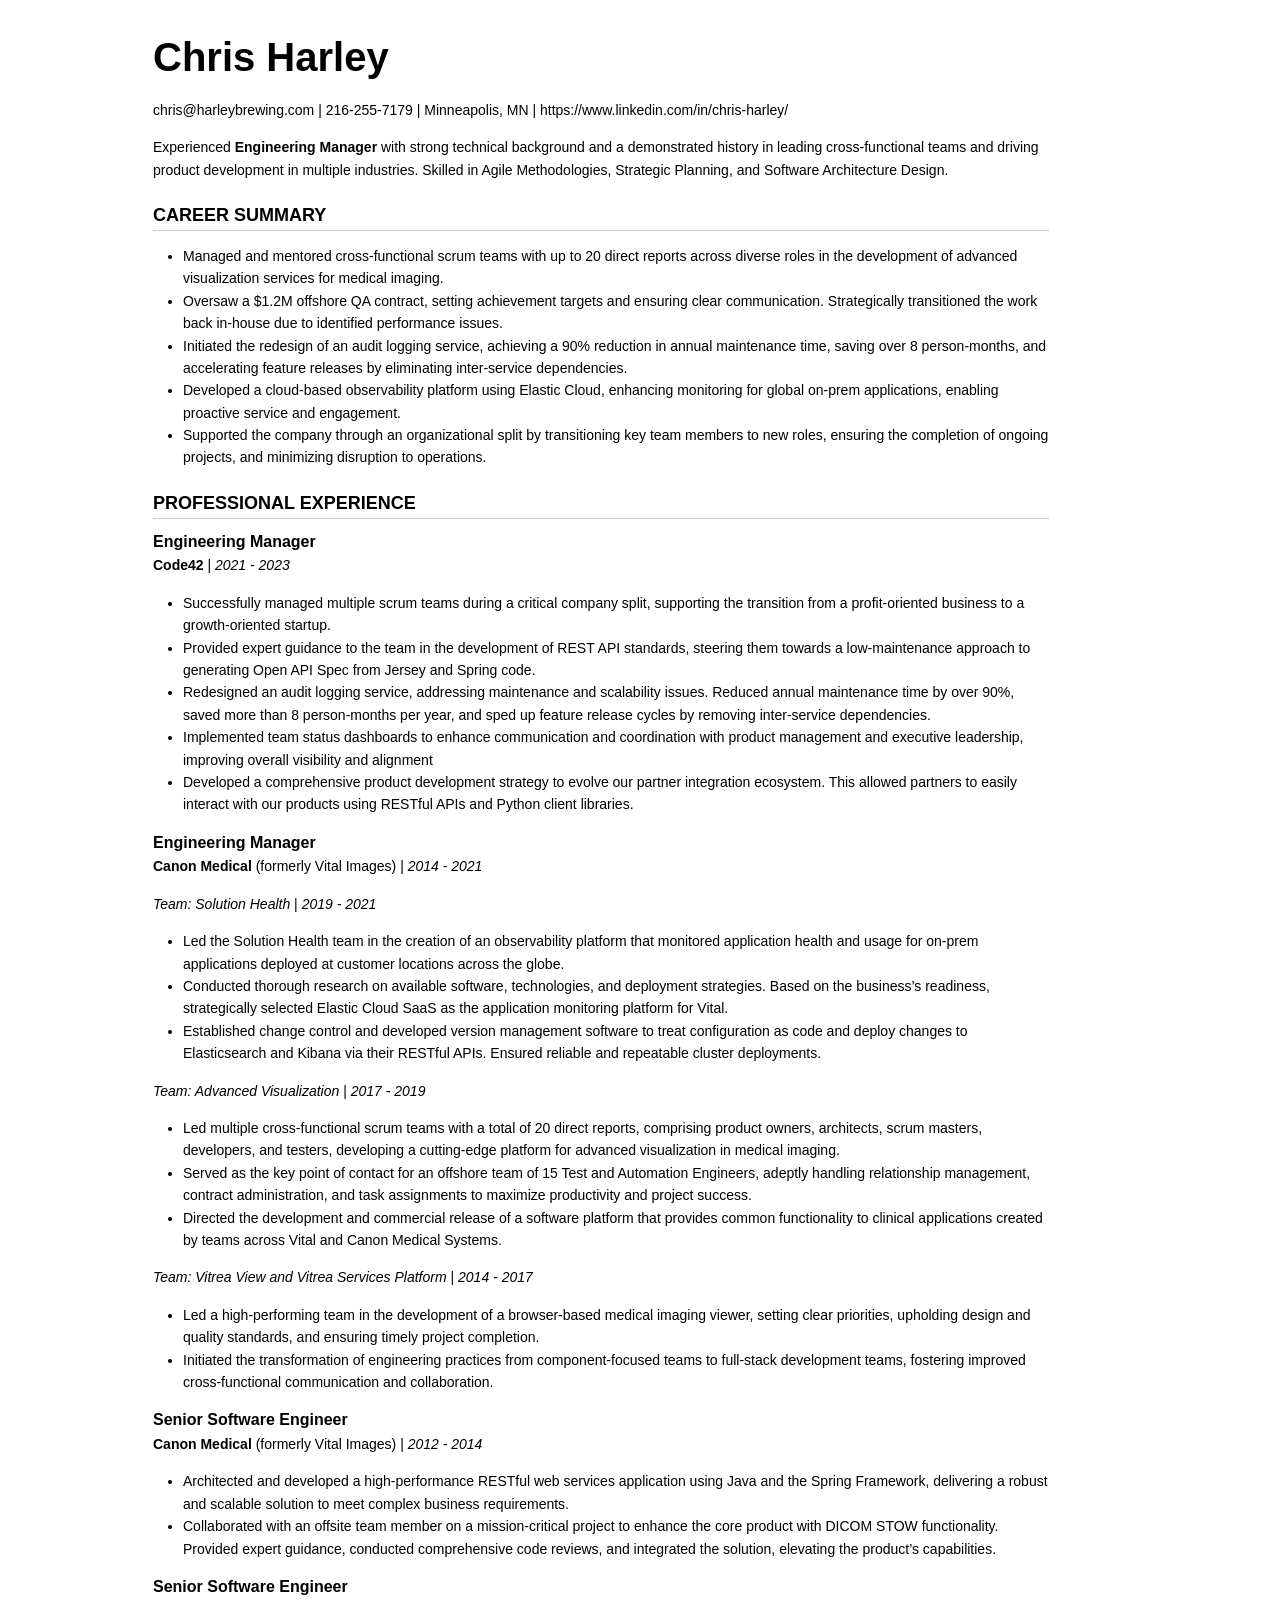
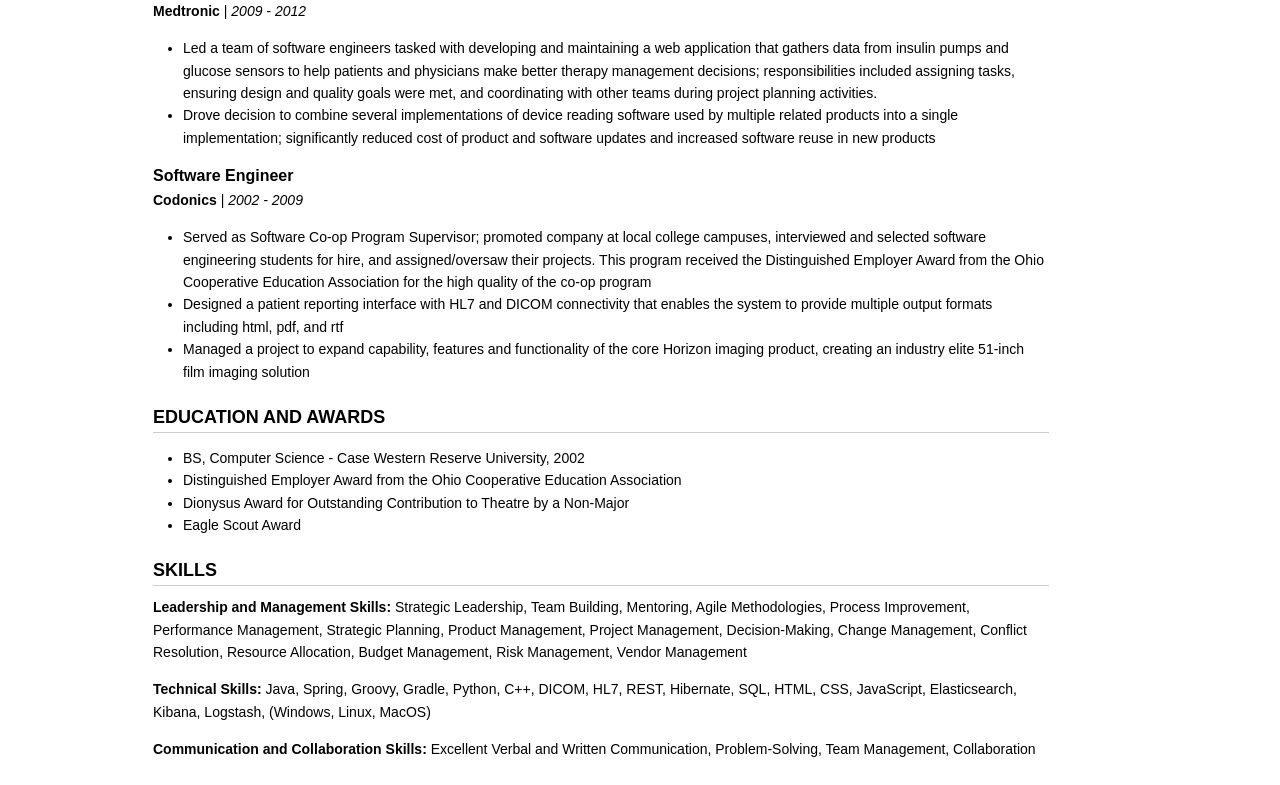
<file: index.html>
<!DOCTYPE html>
<html xmlns="http://www.w3.org/1999/xhtml" lang="" xml:lang="">
<head>
  <meta charset="utf-8" />
  <meta name="generator" content="pandoc" />
  <meta name="viewport" content="width=device-width, initial-scale=1.0, user-scalable=yes" />
  <title>chris-harley-resume</title>
  <style>
    code{white-space: pre-wrap;}
    span.smallcaps{font-variant: small-caps;}
    div.columns{display: flex; gap: min(4vw, 1.5em);}
    div.column{flex: auto; overflow-x: auto;}
    div.hanging-indent{margin-left: 1.5em; text-indent: -1.5em;}
    /* The extra [class] is a hack that increases specificity enough to
       override a similar rule in reveal.js */
    ul.task-list[class]{list-style: none;}
    ul.task-list li input[type="checkbox"] {
      font-size: inherit;
      width: 0.8em;
      margin: 0 0.8em 0.2em -1.6em;
      vertical-align: middle;
    }
    .display.math{display: block; text-align: center; margin: 0.5rem auto;}
  </style>
  <link rel="stylesheet" href="css/resume-stylesheet.css" />
  <!--[if lt IE 9]>
    <script src="//cdnjs.cloudflare.com/ajax/libs/html5shiv/3.7.3/html5shiv-printshiv.min.js"></script>
  <![endif]-->
</head>
<body>
<h1 id="chris-harley">Chris Harley</h1>
<p>chris@harleybrewing.com | 216-255-7179 | Minneapolis, MN |
https://www.linkedin.com/in/chris-harley/</p>
<p>Experienced <strong>Engineering Manager</strong> with strong
technical background and a demonstrated history in leading
cross-functional teams and driving product development in multiple
industries. Skilled in Agile Methodologies, Strategic Planning, and
Software Architecture Design.</p>
<h2 id="career-summary">CAREER SUMMARY</h2>
<ul>
<li>Managed and mentored cross-functional scrum teams with up to 20
direct reports across diverse roles in the development of advanced
visualization services for medical imaging.</li>
<li>Oversaw a $1.2M offshore QA contract, setting achievement targets
and ensuring clear communication. Strategically transitioned the work
back in-house due to identified performance issues.</li>
<li>Initiated the redesign of an audit logging service, achieving a 90%
reduction in annual maintenance time, saving over 8 person-months, and
accelerating feature releases by eliminating inter-service
dependencies.</li>
<li>Developed a cloud-based observability platform using Elastic Cloud,
enhancing monitoring for global on-prem applications, enabling proactive
service and engagement.</li>
<li>Supported the company through an organizational split by
transitioning key team members to new roles, ensuring the completion of
ongoing projects, and minimizing disruption to operations.</li>
</ul>
<h2 id="professional-experience">PROFESSIONAL EXPERIENCE</h2>
<h3 id="engineering-manager">Engineering Manager</h3>
<p><strong>Code42</strong> | <em>2021 - 2023</em></p>
<ul>
<li>Successfully managed multiple scrum teams during a critical company
split, supporting the transition from a profit-oriented business to a
growth-oriented startup.</li>
<li>Provided expert guidance to the team in the development of REST API
standards, steering them towards a low-maintenance approach to
generating Open API Spec from Jersey and Spring code.</li>
<li>Redesigned an audit logging service, addressing maintenance and
scalability issues. Reduced annual maintenance time by over 90%, saved
more than 8 person-months per year, and sped up feature release cycles
by removing inter-service dependencies.</li>
<li>Implemented team status dashboards to enhance communication and
coordination with product management and executive leadership, improving
overall visibility and alignment</li>
<li>Developed a comprehensive product development strategy to evolve our
partner integration ecosystem. This allowed partners to easily interact
with our products using RESTful APIs and Python client libraries.</li>
</ul>
<h3 id="engineering-manager-1">Engineering Manager</h3>
<p><strong>Canon Medical</strong> (formerly Vital Images) | <em>2014 -
2021</em></p>
<p><em>Team: Solution Health</em> | <em>2019 - 2021</em></p>
<ul>
<li>Led the Solution Health team in the creation of an observability
platform that monitored application health and usage for on-prem
applications deployed at customer locations across the globe.</li>
<li>Conducted thorough research on available software, technologies, and
deployment strategies. Based on the business’s readiness, strategically
selected Elastic Cloud SaaS as the application monitoring platform for
Vital.</li>
<li>Established change control and developed version management software
to treat configuration as code and deploy changes to Elasticsearch and
Kibana via their RESTful APIs. Ensured reliable and repeatable cluster
deployments.</li>
</ul>
<p><em>Team: Advanced Visualization</em> | <em>2017 - 2019</em></p>
<ul>
<li>Led multiple cross-functional scrum teams with a total of 20 direct
reports, comprising product owners, architects, scrum masters,
developers, and testers, developing a cutting-edge platform for advanced
visualization in medical imaging.</li>
<li>Served as the key point of contact for an offshore team of 15 Test
and Automation Engineers, adeptly handling relationship management,
contract administration, and task assignments to maximize productivity
and project success.</li>
<li>Directed the development and commercial release of a software
platform that provides common functionality to clinical applications
created by teams across Vital and Canon Medical Systems.</li>
</ul>
<p><em>Team: Vitrea View and Vitrea Services Platform</em> | <em>2014 -
2017</em></p>
<ul>
<li>Led a high-performing team in the development of a browser-based
medical imaging viewer, setting clear priorities, upholding design and
quality standards, and ensuring timely project completion.</li>
<li>Initiated the transformation of engineering practices from
component-focused teams to full-stack development teams, fostering
improved cross-functional communication and collaboration.</li>
</ul>
<h3 id="senior-software-engineer">Senior Software Engineer</h3>
<p><strong>Canon Medical</strong> (formerly Vital Images) | <em>2012 -
2014</em></p>
<ul>
<li>Architected and developed a high-performance RESTful web services
application using Java and the Spring Framework, delivering a robust and
scalable solution to meet complex business requirements.</li>
<li>Collaborated with an offsite team member on a mission-critical
project to enhance the core product with DICOM STOW functionality.
Provided expert guidance, conducted comprehensive code reviews, and
integrated the solution, elevating the product’s capabilities.</li>
</ul>
<h3 id="senior-software-engineer-1">Senior Software Engineer</h3>
<p><strong>Medtronic</strong> | <em>2009 - 2012</em></p>
<ul>
<li>Led a team of software engineers tasked with developing and
maintaining a web application that gathers data from insulin pumps and
glucose sensors to help patients and physicians make better therapy
management decisions; responsibilities included assigning tasks,
ensuring design and quality goals were met, and coordinating with other
teams during project planning activities.</li>
<li>Drove decision to combine several implementations of device reading
software used by multiple related products into a single implementation;
significantly reduced cost of product and software updates and increased
software reuse in new products</li>
</ul>
<h3 id="software-engineer">Software Engineer</h3>
<p><strong>Codonics</strong> | <em>2002 - 2009</em></p>
<ul>
<li>Served as Software Co-op Program Supervisor; promoted company at
local college campuses, interviewed and selected software engineering
students for hire, and assigned/oversaw their projects. This program
received the Distinguished Employer Award from the Ohio Cooperative
Education Association for the high quality of the co-op program</li>
<li>Designed a patient reporting interface with HL7 and DICOM
connectivity that enables the system to provide multiple output formats
including html, pdf, and rtf</li>
<li>Managed a project to expand capability, features and functionality
of the core Horizon imaging product, creating an industry elite 51-inch
film imaging solution</li>
</ul>
<h2 id="education-and-awards">EDUCATION AND AWARDS</h2>
<ul>
<li>BS, Computer Science - Case Western Reserve University, 2002</li>
<li>Distinguished Employer Award from the Ohio Cooperative Education
Association</li>
<li>Dionysus Award for Outstanding Contribution to Theatre by a
Non-Major</li>
<li>Eagle Scout Award</li>
</ul>
<h2 id="skills">SKILLS</h2>
<p><strong>Leadership and Management Skills:</strong> Strategic
Leadership, Team Building, Mentoring, Agile Methodologies, Process
Improvement, Performance Management, Strategic Planning, Product
Management, Project Management, Decision-Making, Change Management,
Conflict Resolution, Resource Allocation, Budget Management, Risk
Management, Vendor Management</p>
<p><strong>Technical Skills:</strong> Java, Spring, Groovy, Gradle,
Python, C++, DICOM, HL7, REST, Hibernate, SQL, HTML, CSS, JavaScript,
Elasticsearch, Kibana, Logstash, (Windows, Linux, MacOS)</p>
<p><strong>Communication and Collaboration Skills:</strong> Excellent
Verbal and Written Communication, Problem-Solving, Team Management,
Collaboration</p>
</body>
</html>
</file>
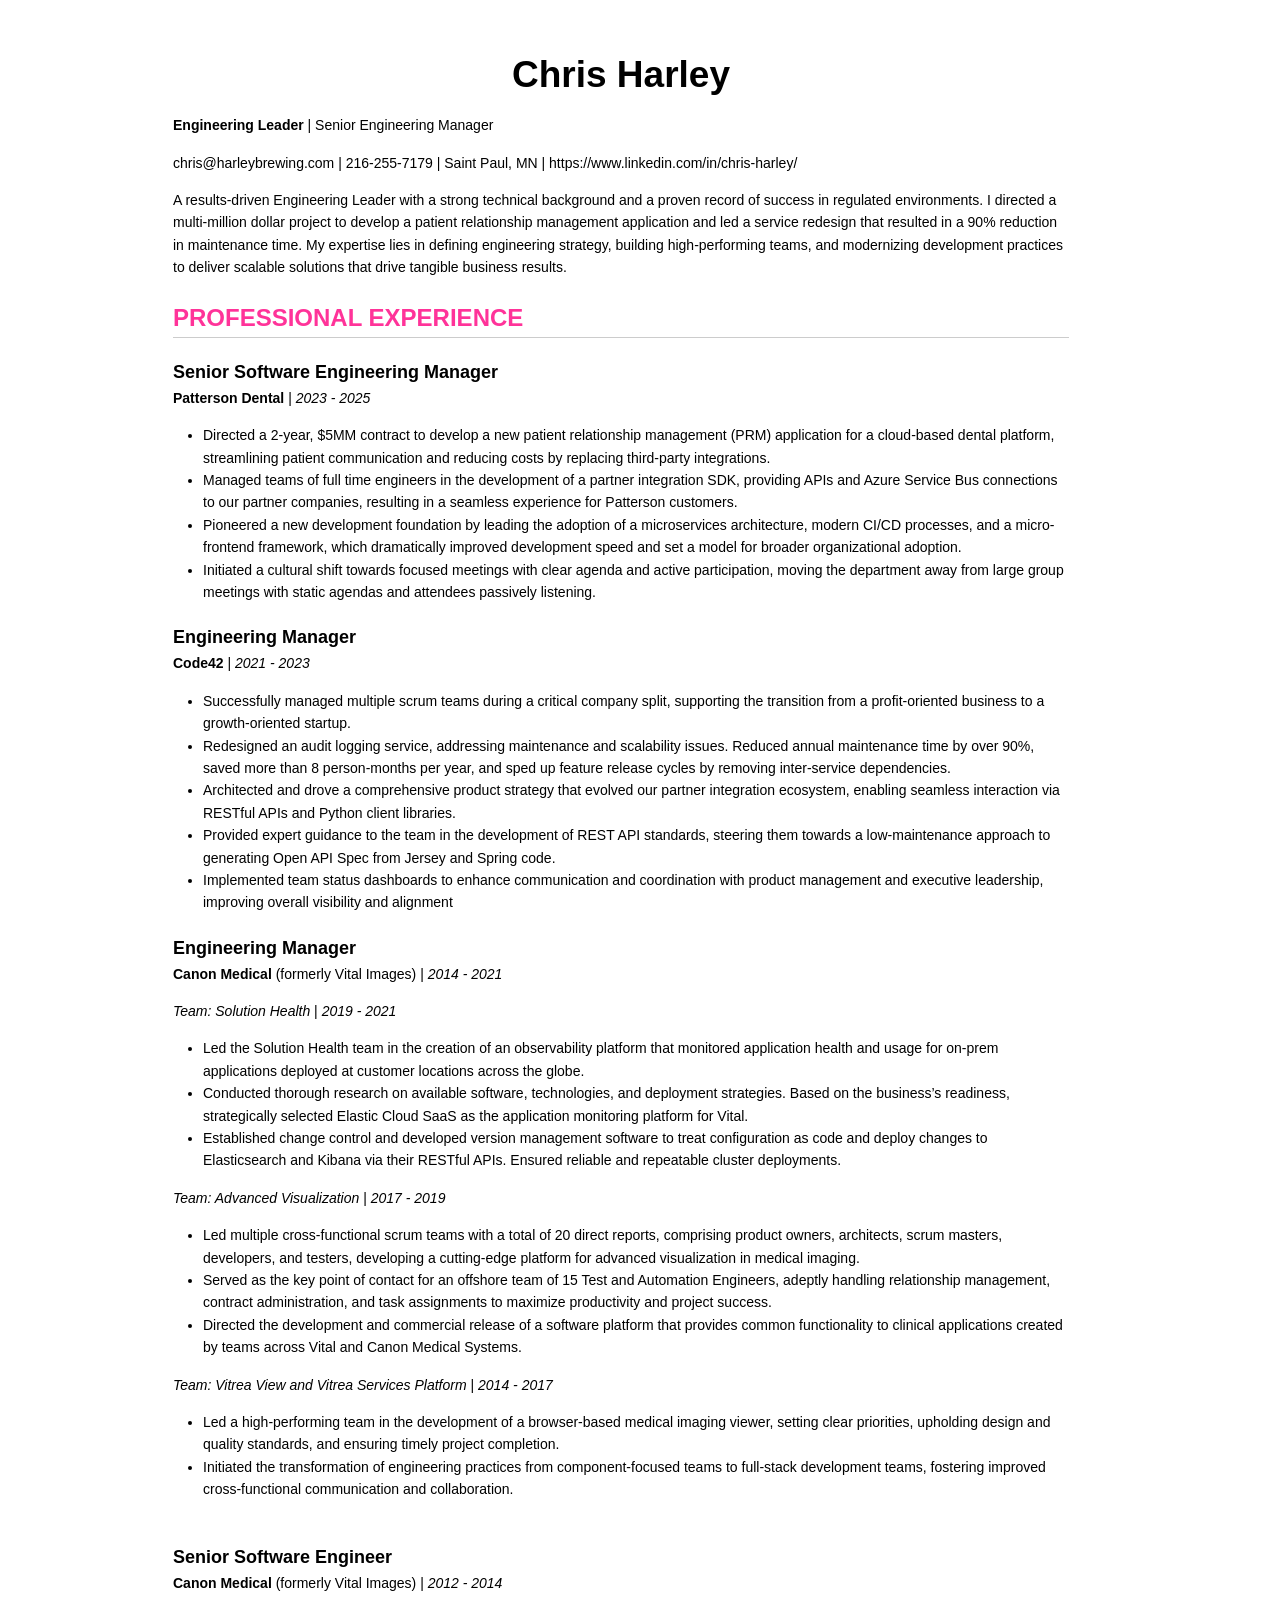
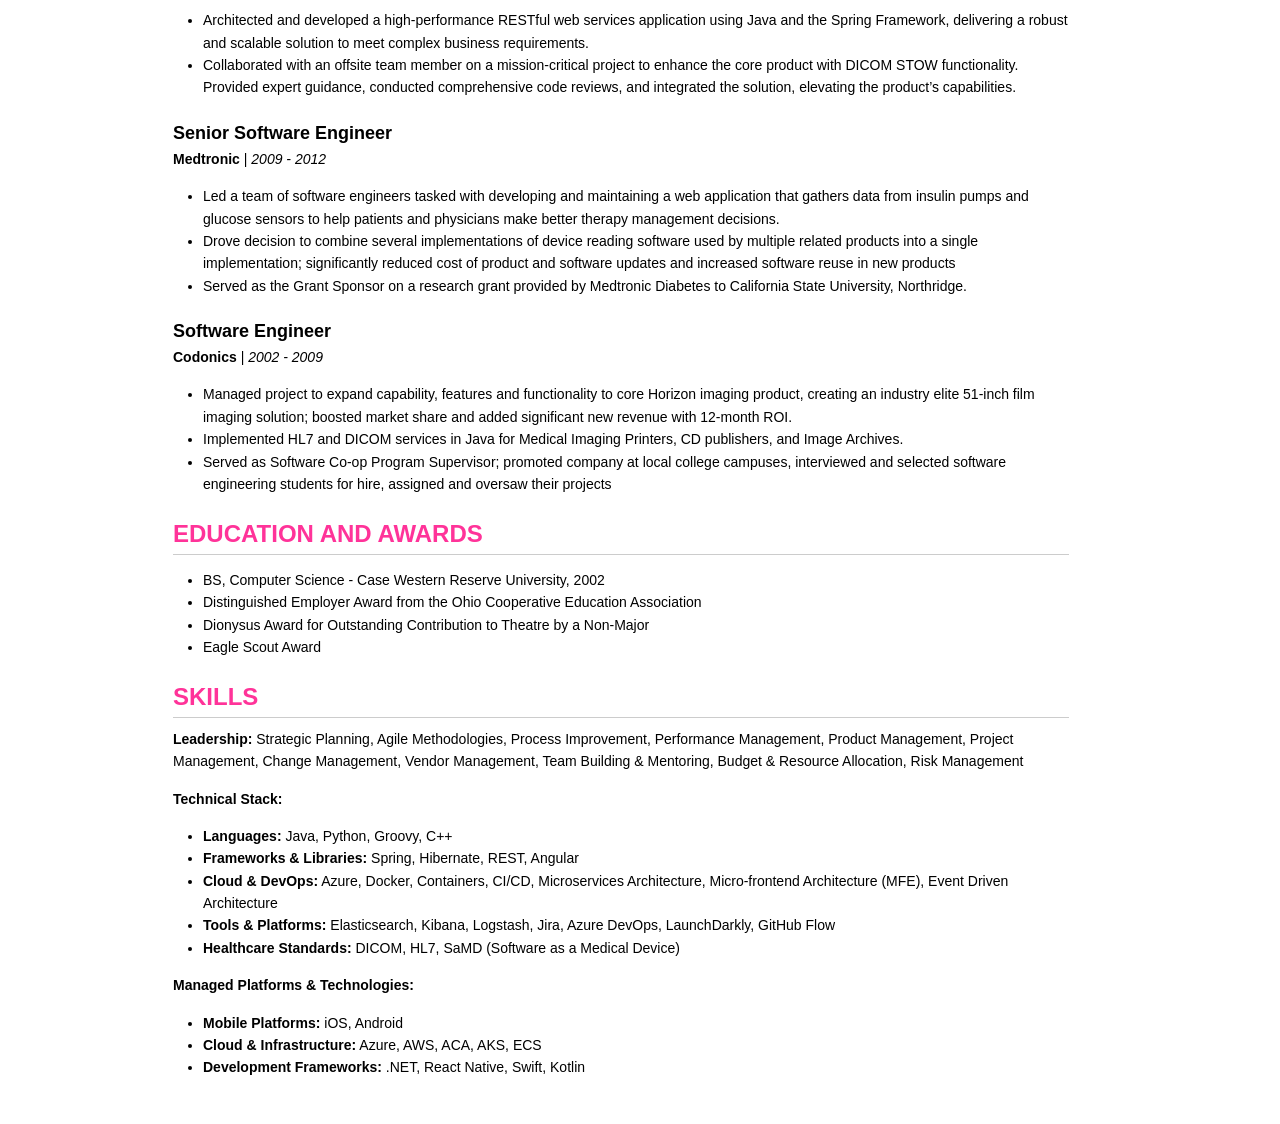
<file: chris-harley-resume.html>
<!DOCTYPE html>
<html xmlns="http://www.w3.org/1999/xhtml" lang="" xml:lang="">
<head>
  <meta charset="utf-8" />
  <meta name="generator" content="pandoc" />
  <meta name="viewport" content="width=device-width, initial-scale=1.0, user-scalable=yes" />
  <title>chris-harley-resume</title>
  <style>
    code{white-space: pre-wrap;}
    span.smallcaps{font-variant: small-caps;}
    div.columns{display: flex; gap: min(4vw, 1.5em);}
    div.column{flex: auto; overflow-x: auto;}
    div.hanging-indent{margin-left: 1.5em; text-indent: -1.5em;}
    /* The extra [class] is a hack that increases specificity enough to
       override a similar rule in reveal.js */
    ul.task-list[class]{list-style: none;}
    ul.task-list li input[type="checkbox"] {
      font-size: inherit;
      width: 0.8em;
      margin: 0 0.8em 0.2em -1.6em;
      vertical-align: middle;
    }
    .display.math{display: block; text-align: center; margin: 0.5rem auto;}
  </style>
  <link rel="stylesheet" href="resume-stylesheet.css" />
  <!--[if lt IE 9]>
    <script src="//cdnjs.cloudflare.com/ajax/libs/html5shiv/3.7.3/html5shiv-printshiv.min.js"></script>
  <![endif]-->
</head>
<body>
<h1 id="chris-harley">Chris Harley</h1>
<p><strong>Engineering Leader</strong> | Senior Engineering Manager</p>
<p>chris@harleybrewing.com | 216-255-7179 | Saint Paul, MN |
https://www.linkedin.com/in/chris-harley/</p>
<p>A results-driven Engineering Leader with a strong technical
background and a proven record of success in regulated environments. I
directed a multi-million dollar project to develop a patient
relationship management application and led a service redesign that
resulted in a 90% reduction in maintenance time. My expertise lies in
defining engineering strategy, building high-performing teams, and
modernizing development practices to deliver scalable solutions that
drive tangible business results.</p>
<h2 id="professional-experience">PROFESSIONAL EXPERIENCE</h2>
<h3 id="senior-software-engineering-manager">Senior Software Engineering
Manager</h3>
<p><strong>Patterson Dental</strong> | <em>2023 - 2025</em></p>
<ul>
<li>Directed a 2-year, $5MM contract to develop a new patient
relationship management (PRM) application for a cloud-based dental
platform, streamlining patient communication and reducing costs by
replacing third-party integrations.</li>
<li>Managed teams of full time engineers in the development of a partner
integration SDK, providing APIs and Azure Service Bus connections to our
partner companies, resulting in a seamless experience for Patterson
customers.</li>
<li>Pioneered a new development foundation by leading the adoption of a
microservices architecture, modern CI/CD processes, and a micro-frontend
framework, which dramatically improved development speed and set a model
for broader organizational adoption.</li>
<li>Initiated a cultural shift towards focused meetings with clear
agenda and active participation, moving the department away from large
group meetings with static agendas and attendees passively
listening.</li>
</ul>
<h3 id="engineering-manager">Engineering Manager</h3>
<p><strong>Code42</strong> | <em>2021 - 2023</em></p>
<ul>
<li>Successfully managed multiple scrum teams during a critical company
split, supporting the transition from a profit-oriented business to a
growth-oriented startup.</li>
<li>Redesigned an audit logging service, addressing maintenance and
scalability issues. Reduced annual maintenance time by over 90%, saved
more than 8 person-months per year, and sped up feature release cycles
by removing inter-service dependencies.</li>
<li>Architected and drove a comprehensive product strategy that evolved
our partner integration ecosystem, enabling seamless interaction via
RESTful APIs and Python client libraries.</li>
<li>Provided expert guidance to the team in the development of REST API
standards, steering them towards a low-maintenance approach to
generating Open API Spec from Jersey and Spring code.</li>
<li>Implemented team status dashboards to enhance communication and
coordination with product management and executive leadership, improving
overall visibility and alignment</li>
</ul>
<h3 id="engineering-manager-1">Engineering Manager</h3>
<p><strong>Canon Medical</strong> (formerly Vital Images) | <em>2014 -
2021</em></p>
<p><em>Team: Solution Health</em> | <em>2019 - 2021</em></p>
<ul>
<li>Led the Solution Health team in the creation of an observability
platform that monitored application health and usage for on-prem
applications deployed at customer locations across the globe.</li>
<li>Conducted thorough research on available software, technologies, and
deployment strategies. Based on the business’s readiness, strategically
selected Elastic Cloud SaaS as the application monitoring platform for
Vital.</li>
<li>Established change control and developed version management software
to treat configuration as code and deploy changes to Elasticsearch and
Kibana via their RESTful APIs. Ensured reliable and repeatable cluster
deployments.</li>
</ul>
<p><em>Team: Advanced Visualization</em> | <em>2017 - 2019</em></p>
<ul>
<li>Led multiple cross-functional scrum teams with a total of 20 direct
reports, comprising product owners, architects, scrum masters,
developers, and testers, developing a cutting-edge platform for advanced
visualization in medical imaging.</li>
<li>Served as the key point of contact for an offshore team of 15 Test
and Automation Engineers, adeptly handling relationship management,
contract administration, and task assignments to maximize productivity
and project success.</li>
<li>Directed the development and commercial release of a software
platform that provides common functionality to clinical applications
created by teams across Vital and Canon Medical Systems.</li>
</ul>
<p><em>Team: Vitrea View and Vitrea Services Platform</em> | <em>2014 -
2017</em></p>
<ul>
<li>Led a high-performing team in the development of a browser-based
medical imaging viewer, setting clear priorities, upholding design and
quality standards, and ensuring timely project completion.</li>
<li>Initiated the transformation of engineering practices from
component-focused teams to full-stack development teams, fostering
improved cross-functional communication and collaboration.<br><br></li>
</ul>
<h3 id="senior-software-engineer">Senior Software Engineer</h3>
<p><strong>Canon Medical</strong> (formerly Vital Images) | <em>2012 -
2014</em></p>
<ul>
<li>Architected and developed a high-performance RESTful web services
application using Java and the Spring Framework, delivering a robust and
scalable solution to meet complex business requirements.</li>
<li>Collaborated with an offsite team member on a mission-critical
project to enhance the core product with DICOM STOW functionality.
Provided expert guidance, conducted comprehensive code reviews, and
integrated the solution, elevating the product’s capabilities.</li>
</ul>
<h3 id="senior-software-engineer-1">Senior Software Engineer</h3>
<p><strong>Medtronic</strong> | <em>2009 - 2012</em></p>
<ul>
<li>Led a team of software engineers tasked with developing and
maintaining a web application that gathers data from insulin pumps and
glucose sensors to help patients and physicians make better therapy
management decisions.</li>
<li>Drove decision to combine several implementations of device reading
software used by multiple related products into a single implementation;
significantly reduced cost of product and software updates and increased
software reuse in new products</li>
<li>Served as the Grant Sponsor on a research grant provided by
Medtronic Diabetes to California State University, Northridge.</li>
</ul>
<h3 id="software-engineer">Software Engineer</h3>
<p><strong>Codonics</strong> | <em>2002 - 2009</em></p>
<ul>
<li>Managed project to expand capability, features and functionality to
core Horizon imaging product, creating an industry elite 51-inch film
imaging solution; boosted market share and added significant new revenue
with 12-month ROI.</li>
<li>Implemented HL7 and DICOM services in Java for Medical Imaging
Printers, CD publishers, and Image Archives.</li>
<li>Served as Software Co-op Program Supervisor; promoted company at
local college campuses, interviewed and selected software engineering
students for hire, assigned and oversaw their projects</li>
</ul>
<h2 id="education-and-awards">EDUCATION AND AWARDS</h2>
<ul>
<li>BS, Computer Science - Case Western Reserve University, 2002</li>
<li>Distinguished Employer Award from the Ohio Cooperative Education
Association</li>
<li>Dionysus Award for Outstanding Contribution to Theatre by a
Non-Major</li>
<li>Eagle Scout Award</li>
</ul>
<h2 id="skills">SKILLS</h2>
<p><strong>Leadership:</strong> Strategic Planning, Agile Methodologies,
Process Improvement, Performance Management, Product Management, Project
Management, Change Management, Vendor Management, Team Building &amp;
Mentoring, Budget &amp; Resource Allocation, Risk Management</p>
<p><strong>Technical Stack:</strong></p>
<ul>
<li><strong>Languages:</strong> Java, Python, Groovy, C++</li>
<li><strong>Frameworks &amp; Libraries:</strong> Spring, Hibernate,
REST, Angular</li>
<li><strong>Cloud &amp; DevOps:</strong> Azure, Docker, Containers,
CI/CD, Microservices Architecture, Micro-frontend Architecture (MFE),
Event Driven Architecture</li>
<li><strong>Tools &amp; Platforms:</strong> Elasticsearch, Kibana,
Logstash, Jira, Azure DevOps, LaunchDarkly, GitHub Flow</li>
<li><strong>Healthcare Standards:</strong> DICOM, HL7, SaMD (Software as
a Medical Device)</li>
</ul>
<p><strong>Managed Platforms &amp; Technologies:</strong></p>
<ul>
<li><strong>Mobile Platforms:</strong> iOS, Android</li>
<li><strong>Cloud &amp; Infrastructure:</strong> Azure, AWS, ACA, AKS,
ECS</li>
<li><strong>Development Frameworks:</strong> .NET, React Native, Swift,
Kotlin</li>
</ul>
</body>
</html>
</file>
<file: css/resume-stylesheet.css>
/*! normalize.css v2.1.3 | MIT License | git.io/normalize */

/* ==========================================================================
   HTML5 display definitions
   ========================================================================== */

/**
 * Correct `block` display not defined in IE 8/9.
 */

article,
aside,
details,
figcaption,
figure,
footer,
header,
hgroup,
main,
nav,
section,
summary {
    display: block;
}

/**
 * Correct `inline-block` display not defined in IE 8/9.
 */

audio,
canvas,
video {
    display: inline-block;
}

/**
 * Prevent modern browsers from displaying `audio` without controls.
 * Remove excess height in iOS 5 devices.
 */

audio:not([controls]) {
    display: none;
    height: 0;
}

/**
 * Address `[hidden]` styling not present in IE 8/9.
 * Hide the `template` element in IE, Safari, and Firefox < 22.
 */

[hidden],
template {
    display: none;
}

/* ==========================================================================
   Base
   ========================================================================== */

/**
 * 1. Set default font family to sans-serif.
 * 2. Prevent iOS text size adjust after orientation change, without disabling
 *    user zoom.
 */

html {
    font-family: sans-serif;
    /* 1 */
    -ms-text-size-adjust: 100%;
    /* 2 */
    -webkit-text-size-adjust: 100%;
    /* 2 */
}

/**
 * Remove default margin.
 */

body {
    margin: 0;
}

/* ==========================================================================
   Links
   ========================================================================== */

/**
 * Remove the gray background color from active links in IE 10.
 */

a {
    background: transparent;
}

/**
 * Address `outline` inconsistency between Chrome and other browsers.
 */

a:focus {
    outline: thin dotted;
}

/**
 * Improve readability when focused and also mouse hovered in all browsers.
 */

a:active,
a:hover {
    outline: 0;
}

/* ==========================================================================
   Typography
   ========================================================================== */

/**
 * Address variable `h1` font-size and margin within `section` and `article`
 * contexts in Firefox 4+, Safari 5, and Chrome.
 */

h1 {
    font-size: 2em;
    margin: 0.67em 0;
}

/**
 * Address styling not present in IE 8/9, Safari 5, and Chrome.
 */

abbr[title] {
    border-bottom: 1px dotted;
}

/**
 * Address style set to `bolder` in Firefox 4+, Safari 5, and Chrome.
 */

b,
strong {
    font-weight: bold;
}

/**
 * Address styling not present in Safari 5 and Chrome.
 */

dfn {
    font-style: italic;
}

/**
 * Address differences between Firefox and other browsers.
 */

hr {
    -moz-box-sizing: content-box;
    box-sizing: content-box;
    height: 0;
}

/**
 * Address styling not present in IE 8/9.
 */

mark {
    background: #ff0;
    color: #000;
}

/**
 * Correct font family set oddly in Safari 5 and Chrome.
 */

code,
kbd,
pre,
samp {
    font-family: monospace, serif;
    font-size: 1em;
}

/**
 * Improve readability of pre-formatted text in all browsers.
 */

pre {
    white-space: pre-wrap;
}

/**
 * Set consistent quote types.
 */

q {
    quotes: "\201C""\201D""\2018""\2019";
}

/**
 * Address inconsistent and variable font size in all browsers.
 */

small {
    font-size: 80%;
}

/**
 * Prevent `sub` and `sup` affecting `line-height` in all browsers.
 */

sub,
sup {
    font-size: 75%;
    line-height: 0;
    position: relative;
    vertical-align: baseline;
}

sup {
    top: -0.5em;
}

sub {
    bottom: -0.25em;
}

/* ==========================================================================
   Embedded content
   ========================================================================== */

/**
 * Remove border when inside `a` element in IE 8/9.
 */

img {
    border: 0;
}

/**
 * Correct overflow displayed oddly in IE 9.
 */

svg:not(:root) {
    overflow: hidden;
}

/* ==========================================================================
   Figures
   ========================================================================== */

/**
 * Address margin not present in IE 8/9 and Safari 5.
 */

figure {
    margin: 0;
}

/* ==========================================================================
   Forms
   ========================================================================== */

/**
 * Define consistent border, margin, and padding.
 */

fieldset {
    border: 1px solid #c0c0c0;
    margin: 0 2px;
    padding: 0.35em 0.625em 0.75em;
}

/**
 * 1. Correct `color` not being inherited in IE 8/9.
 * 2. Remove padding so people aren't caught out if they zero out fieldsets.
 */

legend {
    border: 0;
    /* 1 */
    padding: 0;
    /* 2 */
}

/**
 * 1. Correct font family not being inherited in all browsers.
 * 2. Correct font size not being inherited in all browsers.
 * 3. Address margins set differently in Firefox 4+, Safari 5, and Chrome.
 */

button,
input,
select,
textarea {
    font-family: inherit;
    /* 1 */
    font-size: 100%;
    /* 2 */
    margin: 0;
    /* 3 */
}

/**
 * Address Firefox 4+ setting `line-height` on `input` using `!important` in
 * the UA stylesheet.
 */

button,
input {
    line-height: normal;
}

/**
 * Address inconsistent `text-transform` inheritance for `button` and `select`.
 * All other form control elements do not inherit `text-transform` values.
 * Correct `button` style inheritance in Chrome, Safari 5+, and IE 8+.
 * Correct `select` style inheritance in Firefox 4+ and Opera.
 */

button,
select {
    text-transform: none;
}

/**
 * 1. Avoid the WebKit bug in Android 4.0.* where (2) destroys native `audio`
 *    and `video` controls.
 * 2. Correct inability to style clickable `input` types in iOS.
 * 3. Improve usability and consistency of cursor style between image-type
 *    `input` and others.
 */

button,
html input[type="button"],
/* 1 */
input[type="reset"],
input[type="submit"] {
    -webkit-appearance: button;
    /* 2 */
    cursor: pointer;
    /* 3 */
}

/**
 * Re-set default cursor for disabled elements.
 */

button[disabled],
html input[disabled] {
    cursor: default;
}

/**
 * 1. Address box sizing set to `content-box` in IE 8/9/10.
 * 2. Remove excess padding in IE 8/9/10.
 */

input[type="checkbox"],
input[type="radio"] {
    box-sizing: border-box;
    /* 1 */
    padding: 0;
    /* 2 */
}

/**
 * 1. Address `appearance` set to `searchfield` in Safari 5 and Chrome.
 * 2. Address `box-sizing` set to `border-box` in Safari 5 and Chrome
 *    (include `-moz` to future-proof).
 */

input[type="search"] {
    -webkit-appearance: textfield;
    /* 1 */
    -moz-box-sizing: content-box;
    -webkit-box-sizing: content-box;
    /* 2 */
    box-sizing: content-box;
}

/**
 * Remove inner padding and search cancel button in Safari 5 and Chrome
 * on OS X.
 */

input[type="search"]::-webkit-search-cancel-button,
input[type="search"]::-webkit-search-decoration {
    -webkit-appearance: none;
}

/**
 * Remove inner padding and border in Firefox 4+.
 */

button::-moz-focus-inner,
input::-moz-focus-inner {
    border: 0;
    padding: 0;
}

/**
 * 1. Remove default vertical scrollbar in IE 8/9.
 * 2. Improve readability and alignment in all browsers.
 */

textarea {
    overflow: auto;
    /* 1 */
    vertical-align: top;
    /* 2 */
}

/* ==========================================================================
   Tables
   ========================================================================== */

/**
 * Remove most spacing between table cells.
 */

table {
    border-collapse: collapse;
    border-spacing: 0;
}

.go-top {
    position: fixed;
    bottom: 2em;
    right: 2em;
    text-decoration: none;
    background-color: #E0E0E0;
    font-size: 12px;
    padding: 1em;
    display: inline;
}

/* Github css */


@font-face {
    font-family: 'Roboto';
    font-style: normal;
    font-weight: 100;
    src: local('Roboto Thin'), local('Roboto-Thin'), url(http://themes.googleusercontent.com/static/fonts/roboto/v10/vzIUHo9z-oJ4WgkpPOtg1_esZW2xOQ-xsNqO47m55DA.woff) format('woff');
}


html,
body {
    margin: auto;
    padding-right: 1em;
    padding-left: 1em;
    max-width: 64em;
    color: black;
}

*:not('#mkdbuttons') {
    margin: 0;
    padding: 0
}

body {
    font: 13.34pxHelvetica;
    -webkit-font-smoothing: subpixel-antialiased;
    line-height: 1.4;
    padding: 3px;
    background: #fff;
    border-radius: 3px;
    -moz-border-radius: 3px;
    -webkit-border-radius: 3px
}

p {
    margin: 1em 0
}

a {
    color: #4183c4;
    text-decoration: none
}

body {
    background-color: #fff;
    padding: 10px;
    margin: 15px;
    font-size: 14px;
    line-height: 1.6
}

body>*:first-child {
    margin-top: 0 !important
}

body>*:last-child {
    margin-bottom: 0 !important
}

@media screen {
    body {
        box-shadow: none
    }
}

h1,
h2,
h3,
h4,
h5,
h6 {
    margin: 20px 0 10px;
    padding: 0;
    font-weight: bold;
    -webkit-font-smoothing: subpixel-antialiased;
    cursor: text
}

h1 {
    font-size: 40px;
    color: #000;
    text-align: left
}

h2 {
    font-size: 18px;
    border-bottom: 1px solid #ccc;
    color: #000
}

h3 {
    font-size: 16px;
    color: #000;
    -webkit-margin-before: 0.01em;
    -webkit-margin-after: 0.01em;
}

h4 {
    font-size: 14px;
    color: #000;
    text-align: center;
    -webkit-margin-before: 0.02em;
    -webkit-margin-after: 0.02em;
}

h5 {
    font-size: 14px;
    color: #333;
    text-align: center
}

h6 {
    color: #777;
    font-size: 14px;
    text-align: center
}

p,
blockquote,
table,
pre {
    margin: 15px 0
}

ul {
    padding-left: 30px
}

ol {
    padding-left: 30px
}

ol li ul:first-of-type {
    margin-top: 0
}

hr {
    background: transparent url([data-uri]) repeat-x 0 0;
    border: 0 none;
    color: #ccc;
    height: 4px;
    padding: 0
}

body>h2:first-child {
    margin-top: 0;
    padding-top: 0
}

body>h1:first-child {
    margin-top: 0;
    padding-top: 0
}

body>h1:first-child+h2 {
    margin-top: 0;
    padding-top: 0
}

body>h3:first-child,
body>h4:first-child,
body>h5:first-child,
body>h6:first-child {
    margin-top: 0;
    padding-top: 0
}

a:first-child h1,
a:first-child h2,
a:first-child h3,
a:first-child h4,
a:first-child h5,
a:first-child h6 {
    margin-top: 0;
    padding-top: 0
}

h1+p,
h2+p,
h3+p,
h4+p,
h5+p,
h6+p,
ul li>:first-child,
ol li>:first-child {
    margin-top: 0
}

dl {
    padding: 0
}

dl dt {
    font-size: 14px;
    font-weight: bold;
    font-style: italic;
    padding: 0;
    margin: 15px 0 5px
}

dl dt:first-child {
    padding: 0
}

dl dt>:first-child {
    margin-top: 0
}

dl dt>:last-child {
    margin-bottom: 0
}

dl dd {
    margin: 0 0 15px;
    padding: 0 15px
}

dl dd>:first-child {
    margin-top: 0
}

dl dd>:last-child {
    margin-bottom: 0
}

blockquote {
    border-left: 4px solid #DDD;
    padding: 0 15px;
    color: #777
}

blockquote>:first-child {
    margin-top: 0
}

blockquote>:last-child {
    margin-bottom: 0
}

table {
    border-collapse: collapse;
    border-spacing: 0;
    font-size: 100%;
    font: inherit
}

table th {
    font-weight: bold;
    border: 1px solid #ccc;
    padding: 6px 13px
}

table td {
    border: 1px solid #ccc;
    padding: 6px 13px
}

table tr {
    border-top: 1px solid #ccc;
    background-color: #fff
}

table tr:nth-child(2n) {
    background-color: #f8f8f8
}

img {
    max-width: 100%
}

code,
tt {
    margin: 0 2px;
    padding: 0 5px;
    white-space: nowrap;
    border: 1px solid #eaeaea;
    background-color: #f8f8f8;
    border-radius: 3px;
    font-family: Consolas, 'Liberation Mono', Courier, monospace;
    font-size: 12px;
    color: #333
}

pre>code {
    margin: 0;
    padding: 0;
    white-space: pre;
    border: 0;
    background: transparent
}

.highlight pre {
    background-color: #f8f8f8;
    border: 1px solid #ccc;
    font-size: 13px;
    line-height: 19px;
    overflow: auto;
    padding: 6px 10px;
    border-radius: 3px
}

pre {
    background-color: #f8f8f8;
    border: 1px solid #ccc;
    font-size: 13px;
    line-height: 19px;
    overflow: auto;
    padding: 6px 10px;
    border-radius: 3px
}

pre code,
pre tt {
    background-color: transparent;
    border: 0
}

.poetry pre {
    font-family: Georgia, Garamond, serif !important;
    font-style: italic;
    font-size: 110% !important;
    line-height: 1.6em;
    display: block;
    margin-left: 1em
}

.poetry pre code {
    font-family: Georgia, Garamond, serif !important;
    word-break: break-all;
    word-break: break-word;
    -webkit-hyphens: auto;
    -moz-hyphens: auto;
    hyphens: auto;
    white-space: pre-wrap
}

sup,
sub,
a.footnote {
    font-size: 1.4ex;
    height: 0;
    line-height: 1;
    vertical-align: super;
    position: relative
}

sub {
    vertical-align: sub;
    top: -1px
}

@media print {
    body {
        background: #fff
    }

    img,
    pre,
    blockquote,
    table,
    figure {
        page-break-inside: avoid
    }

    body {
        background: #fff;
        border: 0
    }

    code {
        background-color: #fff;
        color: #333 !important;
        padding: 0 .2em;
        border: 1px solid #dedede
    }

    pre {
        background: #fff
    }

    pre code {
        background-color: white !important;
        overflow: visible
    }
}

@media screen {
    body.inverted {
        color: #eee !important;
        border-color: #555;
        box-shadow: none
    }

    .inverted body,
    .inverted hr .inverted p,
    .inverted td,
    .inverted li,
    .inverted h1,
    .inverted h2,
    .inverted h3,
    .inverted h4,
    .inverted h5,
    .inverted h6,
    .inverted th,
    .inverted .math,
    .inverted caption,
    .inverted dd,
    .inverted dt,
    .inverted blockquote {
        color: #eee !important;
        border-color: #555;
        box-shadow: none
    }

    .inverted td,
    .inverted th {
        background: #333
    }

    .inverted h2 {
        border-color: #555
    }

    .inverted hr {
        border-color: #777;
        border-width: 1px !important
    }

    ::selection {
        background: rgba(157, 193, 200, 0.5)
    }

    h1::selection {
        background-color: rgba(45, 156, 208, 0.3)
    }

    h2::selection {
        background-color: rgba(90, 182, 224, 0.3)
    }

    h3::selection,
    h4::selection,
    h5::selection,
    h6::selection,
    li::selection,
    ol::selection {
        background-color: rgba(133, 201, 232, 0.3)
    }

    code::selection {
        background-color: rgba(0, 0, 0, 0.7);
        color: #eee
    }

    code span::selection {
        background-color: rgba(0, 0, 0, 0.7) !important;
        color: #eee !important
    }

    a::selection {
        background-color: rgba(255, 230, 102, 0.2)
    }

    .inverted a::selection {
        background-color: rgba(255, 230, 102, 0.6)
    }

    td::selection,
    th::selection,
    caption::selection {
        background-color: rgba(180, 237, 95, 0.5)
    }

    .inverted {
        background: #0b2531;
        background: #252a2a
    }

    .inverted body {
        background: #252a2a
    }

    .inverted a {
        color: #acd1d5
    }
}

.highlight .c {
    color: #998;
    font-style: italic
}

.highlight .err {
    color: #a61717;
    background-color: #e3d2d2
}

.highlight .k,
.highlight .o {
    font-weight: bold
}

.highlight .cm {
    color: #998;
    font-style: italic
}

.highlight .cp {
    color: #999;
    font-weight: bold
}

.highlight .c1 {
    color: #998;
    font-style: italic
}

.highlight .cs {
    color: #999;
    font-weight: bold;
    font-style: italic
}

.highlight .gd {
    color: #000;
    background-color: #fdd
}

.highlight .gd .x {
    color: #000;
    background-color: #faa
}

.highlight .ge {
    font-style: italic
}

.highlight .gr {
    color: #a00
}

.highlight .gh {
    color: #999
}

.highlight .gi {
    color: #000;
    background-color: #dfd
}

.highlight .gi .x {
    color: #000;
    background-color: #afa
}

.highlight .go {
    color: #888
}

.highlight .gp {
    color: #555
}

.highlight .gs {
    font-weight: bold
}

.highlight .gu {
    color: #800080;
    font-weight: bold
}

.highlight .gt {
    color: #a00
}

.highlight .kc,
.highlight .kd,
.highlight .kn,
.highlight .kp,
.highlight .kr {
    font-weight: bold
}

.highlight .kt {
    color: #458;
    font-weight: bold
}

.highlight .m {
    color: #099
}

.highlight .s {
    color: #d14
}

.highlight .na {
    color: #008080
}

.highlight .nb {
    color: #0086b3
}

.highlight .nc {
    color: #458;
    font-weight: bold
}

.highlight .no {
    color: #008080
}

.highlight .ni {
    color: #800080
}

.highlight .ne,
.highlight .nf {
    color: #900;
    font-weight: bold
}

.highlight .nn {
    color: #555
}

.highlight .nt {
    color: #000080
}

.highlight .nv {
    color: #008080
}

.highlight .ow {
    font-weight: bold
}

.highlight .w {
    color: #bbb
}

.highlight .mf,
.highlight .mh,
.highlight .mi,
.highlight .mo {
    color: #099
}

.highlight .sb,
.highlight .sc,
.highlight .sd,
.highlight .s2,
.highlight .se,
.highlight .sh,
.highlight .si,
.highlight .sx {
    color: #d14
}

.highlight .sr {
    color: #009926
}

.highlight .s1 {
    color: #d14
}

.highlight .ss {
    color: #990073
}

.highlight .bp {
    color: #999
}

.highlight .vc,
.highlight .vg,
.highlight .vi {
    color: #008080
}

.highlight .il {
    color: #099
}

.highlight .gc {
    color: #999;
    background-color: #eaf2f5
}

.type-csharp .highlight .k,
.type-csharp .highlight .kt {
    color: #00F
}

.type-csharp .highlight .nf {
    color: #000;
    font-weight: normal
}

.type-csharp .highlight .nc {
    color: #2b91af
}

.type-csharp .highlight .nn {
    color: #000
}

.type-csharp .highlight .s,
.type-csharp .highlight .sc {
    color: #a31515
}

.author {
    display: none
}
</file>
<file: resume-stylesheet.css>
/*! normalize.css v2.1.3 | MIT License | git.io/normalize */

/* ==========================================================================
   HTML5 display definitions
   ========================================================================== */

/**
 * Correct `block` display not defined in IE 8/9.
 */

article,
aside,
details,
figcaption,
figure,
footer,
header,
hgroup,
main,
nav,
section,
summary {
    display: block;
}

/**
 * Correct `inline-block` display not defined in IE 8/9.
 */

audio,
canvas,
video {
    display: inline-block;
}

/**
 * Prevent modern browsers from displaying `audio` without controls.
 * Remove excess height in iOS 5 devices.
 */

audio:not([controls]) {
    display: none;
    height: 0;
}

/**
 * Address `[hidden]` styling not present in IE 8/9.
 * Hide the `template` element in IE, Safari, and Firefox < 22.
 */

[hidden],
template {
    display: none;
}

/* ==========================================================================
   Base
   ========================================================================== */

/**
 * 1. Set default font family to sans-serif.
 * 2. Prevent iOS text size adjust after orientation change, without disabling
 *    user zoom.
 */

html {
    font-family: sans-serif;
    /* 1 */
    -ms-text-size-adjust: 100%;
    /* 2 */
    -webkit-text-size-adjust: 100%;
    /* 2 */
}

/**
 * Remove default margin.
 */

body {
    margin: 0;
}

/* ==========================================================================
   Links
   ========================================================================== */

/**
 * Remove the gray background color from active links in IE 10.
 */

a {
    background: transparent;
}

/**
 * Address `outline` inconsistency between Chrome and other browsers.
 */

a:focus {
    outline: thin dotted;
}

/**
 * Improve readability when focused and also mouse hovered in all browsers.
 */

a:active,
a:hover {
    outline: 0;
}

/* ==========================================================================
   Typography
   ========================================================================== */

/**
 * Address variable `h1` font-size and margin within `section` and `article`
 * contexts in Firefox 4+, Safari 5, and Chrome.
 */

h1 {
    font-size: 2em;
    margin: 0.67em 0;
}

/**
 * Address styling not present in IE 8/9, Safari 5, and Chrome.
 */

abbr[title] {
    border-bottom: 1px dotted;
}

/**
 * Address style set to `bolder` in Firefox 4+, Safari 5, and Chrome.
 */

b,
strong {
    font-weight: bold;
}

/**
 * Address styling not present in Safari 5 and Chrome.
 */

dfn {
    font-style: italic;
}

/**
 * Address differences between Firefox and other browsers.
 */

hr {
    -moz-box-sizing: content-box;
    box-sizing: content-box;
    height: 0;
}

/**
 * Address styling not present in IE 8/9.
 */

mark {
    background: #ff0;
    color: #000;
}

/**
 * Correct font family set oddly in Safari 5 and Chrome.
 */

code,
kbd,
pre,
samp {
    font-family: monospace, serif;
    font-size: 1em;
}

/**
 * Improve readability of pre-formatted text in all browsers.
 */

pre {
    white-space: pre-wrap;
}

/**
 * Set consistent quote types.
 */

q {
    quotes: "\201C""\201D""\2018""\2019";
}

/**
 * Address inconsistent and variable font size in all browsers.
 */

small {
    font-size: 80%;
}

/**
 * Prevent `sub` and `sup` affecting `line-height` in all browsers.
 */

sub,
sup {
    font-size: 75%;
    line-height: 0;
    position: relative;
    vertical-align: baseline;
}

sup {
    top: -0.5em;
}

sub {
    bottom: -0.25em;
}

/* ==========================================================================
   Embedded content
   ========================================================================== */

/**
 * Remove border when inside `a` element in IE 8/9.
 */

img {
    border: 0;
}

/**
 * Correct overflow displayed oddly in IE 9.
 */

svg:not(:root) {
    overflow: hidden;
}

/* ==========================================================================
   Figures
   ========================================================================== */

/**
 * Address margin not present in IE 8/9 and Safari 5.
 */

figure {
    margin: 0;
}

/* ==========================================================================
   Forms
   ========================================================================== */

/**
 * Define consistent border, margin, and padding.
 */

fieldset {
    border: 1px solid #c0c0c0;
    margin: 0 2px;
    padding: 0.35em 0.625em 0.75em;
}

/**
 * 1. Correct `color` not being inherited in IE 8/9.
 * 2. Remove padding so people aren't caught out if they zero out fieldsets.
 */

legend {
    border: 0;
    /* 1 */
    padding: 0;
    /* 2 */
}

/**
 * 1. Correct font family not being inherited in all browsers.
 * 2. Correct font size not being inherited in all browsers.
 * 3. Address margins set differently in Firefox 4+, Safari 5, and Chrome.
 */

button,
input,
select,
textarea {
    font-family: inherit;
    /* 1 */
    font-size: 100%;
    /* 2 */
    margin: 0;
    /* 3 */
}

/**
 * Address Firefox 4+ setting `line-height` on `input` using `!important` in
 * the UA stylesheet.
 */

button,
input {
    line-height: normal;
}

/**
 * Address inconsistent `text-transform` inheritance for `button` and `select`.
 * All other form control elements do not inherit `text-transform` values.
 * Correct `button` style inheritance in Chrome, Safari 5+, and IE 8+.
 * Correct `select` style inheritance in Firefox 4+ and Opera.
 */

button,
select {
    text-transform: none;
}

/**
 * 1. Avoid the WebKit bug in Android 4.0.* where (2) destroys native `audio`
 *    and `video` controls.
 * 2. Correct inability to style clickable `input` types in iOS.
 * 3. Improve usability and consistency of cursor style between image-type
 *    `input` and others.
 */

button,
html input[type="button"],
/* 1 */
input[type="reset"],
input[type="submit"] {
    -webkit-appearance: button;
    /* 2 */
    cursor: pointer;
    /* 3 */
}

/**
 * Re-set default cursor for disabled elements.
 */

button[disabled],
html input[disabled] {
    cursor: default;
}

/**
 * 1. Address box sizing set to `content-box` in IE 8/9/10.
 * 2. Remove excess padding in IE 8/9/10.
 */

input[type="checkbox"],
input[type="radio"] {
    box-sizing: border-box;
    /* 1 */
    padding: 0;
    /* 2 */
}

/**
 * 1. Address `appearance` set to `searchfield` in Safari 5 and Chrome.
 * 2. Address `box-sizing` set to `border-box` in Safari 5 and Chrome
 *    (include `-moz` to future-proof).
 */

input[type="search"] {
    -webkit-appearance: textfield;
    /* 1 */
    -moz-box-sizing: content-box;
    -webkit-box-sizing: content-box;
    /* 2 */
    box-sizing: content-box;
}

/**
 * Remove inner padding and search cancel button in Safari 5 and Chrome
 * on OS X.
 */

input[type="search"]::-webkit-search-cancel-button,
input[type="search"]::-webkit-search-decoration {
    -webkit-appearance: none;
}

/**
 * Remove inner padding and border in Firefox 4+.
 */

button::-moz-focus-inner,
input::-moz-focus-inner {
    border: 0;
    padding: 0;
}

/**
 * 1. Remove default vertical scrollbar in IE 8/9.
 * 2. Improve readability and alignment in all browsers.
 */

textarea {
    overflow: auto;
    /* 1 */
    vertical-align: top;
    /* 2 */
}

/* ==========================================================================
   Tables
   ========================================================================== */

/**
 * Remove most spacing between table cells.
 */

table {
    border-collapse: collapse;
    border-spacing: 0;
}

.go-top {
    position: fixed;
    bottom: 2em;
    right: 2em;
    text-decoration: none;
    background-color: #E0E0E0;
    font-size: 12px;
    padding: 1em;
    display: inline;
}

/* Github css */


@font-face {
    font-family: 'Roboto';
    font-style: normal;
    font-weight: 100;
    src: local('Roboto Thin'), local('Roboto-Thin'), url(http://themes.googleusercontent.com/static/fonts/roboto/v10/vzIUHo9z-oJ4WgkpPOtg1_esZW2xOQ-xsNqO47m55DA.woff) format('woff');
}


html,
body {
    margin: auto;
    padding-right: 1em;
    padding-left: 1em;
    max-width: 64em;
    color: black;
}

*:not('#mkdbuttons') {
    margin: 0;
    padding: 0
}

body {
    font: 13.34pxHelvetica;
    -webkit-font-smoothing: subpixel-antialiased;
    line-height: 1.4;
    padding: 3px;
    background: #fff;
    border-radius: 3px;
    -moz-border-radius: 3px;
    -webkit-border-radius: 3px
}

p {
    margin: 1em 0
}

a {
    color: #4183c4;
    text-decoration: none
}

body {
    background-color: #fff;
    padding: 30px;
    margin: 15px;
    font-size: 14px;
    line-height: 1.6
}

body>*:first-child {
    margin-top: 0 !important
}

body>*:last-child {
    margin-bottom: 0 !important
}

@media screen {
    body {
        box-shadow: none
    }
}

h1,
h2,
h3,
h4,
h5,
h6 {
    margin: 20px 0 10px;
    padding: 0;
    font-weight: bold;
    -webkit-font-smoothing: subpixel-antialiased;
    cursor: text
}

h1 {
    font-size: 37px;
    color: #000;
    text-align: center
}

h2 {
    font-size: 24px;
    border-bottom: 1px solid #ccc;
    color: #f39
}

h3 {
    font-size: 18px;
    color: #333
    -webkit-margin-before: 0.01em;
    -webkit-margin-after: 0.01em;
}

h4 {
    font-size: 16px;
    color: #333;
    text-align: center;
    -webkit-margin-before: 0.02em;
    -webkit-margin-after: 0.02em;
}

h5 {
    font-size: 14px;
    color: #333;
    text-align: center
}

h6 {
    color: #777;
    font-size: 14px;
    text-align: center
}

p,
blockquote,
table,
pre {
    margin: 15px 0
}

ul {
    padding-left: 30px
}

ol {
    padding-left: 30px
}

ol li ul:first-of-type {
    margin-top: 0
}

hr {
    background: transparent url([data-uri]) repeat-x 0 0;
    border: 0 none;
    color: #ccc;
    height: 4px;
    padding: 0
}

body>h2:first-child {
    margin-top: 0;
    padding-top: 0
}

body>h1:first-child {
    margin-top: 0;
    padding-top: 0
}

body>h1:first-child+h2 {
    margin-top: 0;
    padding-top: 0
}

body>h3:first-child,
body>h4:first-child,
body>h5:first-child,
body>h6:first-child {
    margin-top: 0;
    padding-top: 0
}

a:first-child h1,
a:first-child h2,
a:first-child h3,
a:first-child h4,
a:first-child h5,
a:first-child h6 {
    margin-top: 0;
    padding-top: 0
}

h1+p,
h2+p,
h3+p,
h4+p,
h5+p,
h6+p,
ul li>:first-child,
ol li>:first-child {
    margin-top: 0
}

dl {
    padding: 0
}

dl dt {
    font-size: 14px;
    font-weight: bold;
    font-style: italic;
    padding: 0;
    margin: 15px 0 5px
}

dl dt:first-child {
    padding: 0
}

dl dt>:first-child {
    margin-top: 0
}

dl dt>:last-child {
    margin-bottom: 0
}

dl dd {
    margin: 0 0 15px;
    padding: 0 15px
}

dl dd>:first-child {
    margin-top: 0
}

dl dd>:last-child {
    margin-bottom: 0
}

blockquote {
    border-left: 4px solid #DDD;
    padding: 0 15px;
    color: #777
}

blockquote>:first-child {
    margin-top: 0
}

blockquote>:last-child {
    margin-bottom: 0
}

table {
    border-collapse: collapse;
    border-spacing: 0;
    font-size: 100%;
    font: inherit
}

table th {
    font-weight: bold;
    border: 1px solid #ccc;
    padding: 6px 13px
}

table td {
    border: 1px solid #ccc;
    padding: 6px 13px
}

table tr {
    border-top: 1px solid #ccc;
    background-color: #fff
}

table tr:nth-child(2n) {
    background-color: #f8f8f8
}

img {
    max-width: 100%
}

code,
tt {
    margin: 0 2px;
    padding: 0 5px;
    white-space: nowrap;
    border: 1px solid #eaeaea;
    background-color: #f8f8f8;
    border-radius: 3px;
    font-family: Consolas, 'Liberation Mono', Courier, monospace;
    font-size: 12px;
    color: #333
}

pre>code {
    margin: 0;
    padding: 0;
    white-space: pre;
    border: 0;
    background: transparent
}

.highlight pre {
    background-color: #f8f8f8;
    border: 1px solid #ccc;
    font-size: 13px;
    line-height: 19px;
    overflow: auto;
    padding: 6px 10px;
    border-radius: 3px
}

pre {
    background-color: #f8f8f8;
    border: 1px solid #ccc;
    font-size: 13px;
    line-height: 19px;
    overflow: auto;
    padding: 6px 10px;
    border-radius: 3px
}

pre code,
pre tt {
    background-color: transparent;
    border: 0
}

.poetry pre {
    font-family: Georgia, Garamond, serif !important;
    font-style: italic;
    font-size: 110% !important;
    line-height: 1.6em;
    display: block;
    margin-left: 1em
}

.poetry pre code {
    font-family: Georgia, Garamond, serif !important;
    word-break: break-all;
    word-break: break-word;
    -webkit-hyphens: auto;
    -moz-hyphens: auto;
    hyphens: auto;
    white-space: pre-wrap
}

sup,
sub,
a.footnote {
    font-size: 1.4ex;
    height: 0;
    line-height: 1;
    vertical-align: super;
    position: relative
}

sub {
    vertical-align: sub;
    top: -1px
}

@media print {
    body {
        background: #fff
    }

    img,
    pre,
    blockquote,
    table,
    figure {
        page-break-inside: avoid
    }

    body {
        background: #fff;
        border: 0
    }

    code {
        background-color: #fff;
        color: #333 !important;
        padding: 0 .2em;
        border: 1px solid #dedede
    }

    pre {
        background: #fff
    }

    pre code {
        background-color: white !important;
        overflow: visible
    }
}

@media screen {
    body.inverted {
        color: #eee !important;
        border-color: #555;
        box-shadow: none
    }

    .inverted body,
    .inverted hr .inverted p,
    .inverted td,
    .inverted li,
    .inverted h1,
    .inverted h2,
    .inverted h3,
    .inverted h4,
    .inverted h5,
    .inverted h6,
    .inverted th,
    .inverted .math,
    .inverted caption,
    .inverted dd,
    .inverted dt,
    .inverted blockquote {
        color: #eee !important;
        border-color: #555;
        box-shadow: none
    }

    .inverted td,
    .inverted th {
        background: #333
    }

    .inverted h2 {
        border-color: #555
    }

    .inverted hr {
        border-color: #777;
        border-width: 1px !important
    }

    ::selection {
        background: rgba(157, 193, 200, 0.5)
    }

    h1::selection {
        background-color: rgba(45, 156, 208, 0.3)
    }

    h2::selection {
        background-color: rgba(90, 182, 224, 0.3)
    }

    h3::selection,
    h4::selection,
    h5::selection,
    h6::selection,
    li::selection,
    ol::selection {
        background-color: rgba(133, 201, 232, 0.3)
    }

    code::selection {
        background-color: rgba(0, 0, 0, 0.7);
        color: #eee
    }

    code span::selection {
        background-color: rgba(0, 0, 0, 0.7) !important;
        color: #eee !important
    }

    a::selection {
        background-color: rgba(255, 230, 102, 0.2)
    }

    .inverted a::selection {
        background-color: rgba(255, 230, 102, 0.6)
    }

    td::selection,
    th::selection,
    caption::selection {
        background-color: rgba(180, 237, 95, 0.5)
    }

    .inverted {
        background: #0b2531;
        background: #252a2a
    }

    .inverted body {
        background: #252a2a
    }

    .inverted a {
        color: #acd1d5
    }
}

.highlight .c {
    color: #998;
    font-style: italic
}

.highlight .err {
    color: #a61717;
    background-color: #e3d2d2
}

.highlight .k,
.highlight .o {
    font-weight: bold
}

.highlight .cm {
    color: #998;
    font-style: italic
}

.highlight .cp {
    color: #999;
    font-weight: bold
}

.highlight .c1 {
    color: #998;
    font-style: italic
}

.highlight .cs {
    color: #999;
    font-weight: bold;
    font-style: italic
}

.highlight .gd {
    color: #000;
    background-color: #fdd
}

.highlight .gd .x {
    color: #000;
    background-color: #faa
}

.highlight .ge {
    font-style: italic
}

.highlight .gr {
    color: #a00
}

.highlight .gh {
    color: #999
}

.highlight .gi {
    color: #000;
    background-color: #dfd
}

.highlight .gi .x {
    color: #000;
    background-color: #afa
}

.highlight .go {
    color: #888
}

.highlight .gp {
    color: #555
}

.highlight .gs {
    font-weight: bold
}

.highlight .gu {
    color: #800080;
    font-weight: bold
}

.highlight .gt {
    color: #a00
}

.highlight .kc,
.highlight .kd,
.highlight .kn,
.highlight .kp,
.highlight .kr {
    font-weight: bold
}

.highlight .kt {
    color: #458;
    font-weight: bold
}

.highlight .m {
    color: #099
}

.highlight .s {
    color: #d14
}

.highlight .na {
    color: #008080
}

.highlight .nb {
    color: #0086b3
}

.highlight .nc {
    color: #458;
    font-weight: bold
}

.highlight .no {
    color: #008080
}

.highlight .ni {
    color: #800080
}

.highlight .ne,
.highlight .nf {
    color: #900;
    font-weight: bold
}

.highlight .nn {
    color: #555
}

.highlight .nt {
    color: #000080
}

.highlight .nv {
    color: #008080
}

.highlight .ow {
    font-weight: bold
}

.highlight .w {
    color: #bbb
}

.highlight .mf,
.highlight .mh,
.highlight .mi,
.highlight .mo {
    color: #099
}

.highlight .sb,
.highlight .sc,
.highlight .sd,
.highlight .s2,
.highlight .se,
.highlight .sh,
.highlight .si,
.highlight .sx {
    color: #d14
}

.highlight .sr {
    color: #009926
}

.highlight .s1 {
    color: #d14
}

.highlight .ss {
    color: #990073
}

.highlight .bp {
    color: #999
}

.highlight .vc,
.highlight .vg,
.highlight .vi {
    color: #008080
}

.highlight .il {
    color: #099
}

.highlight .gc {
    color: #999;
    background-color: #eaf2f5
}

.type-csharp .highlight .k,
.type-csharp .highlight .kt {
    color: #00F
}

.type-csharp .highlight .nf {
    color: #000;
    font-weight: normal
}

.type-csharp .highlight .nc {
    color: #2b91af
}

.type-csharp .highlight .nn {
    color: #000
}

.type-csharp .highlight .s,
.type-csharp .highlight .sc {
    color: #a31515
}

.author {
    display: none
}
</file>
